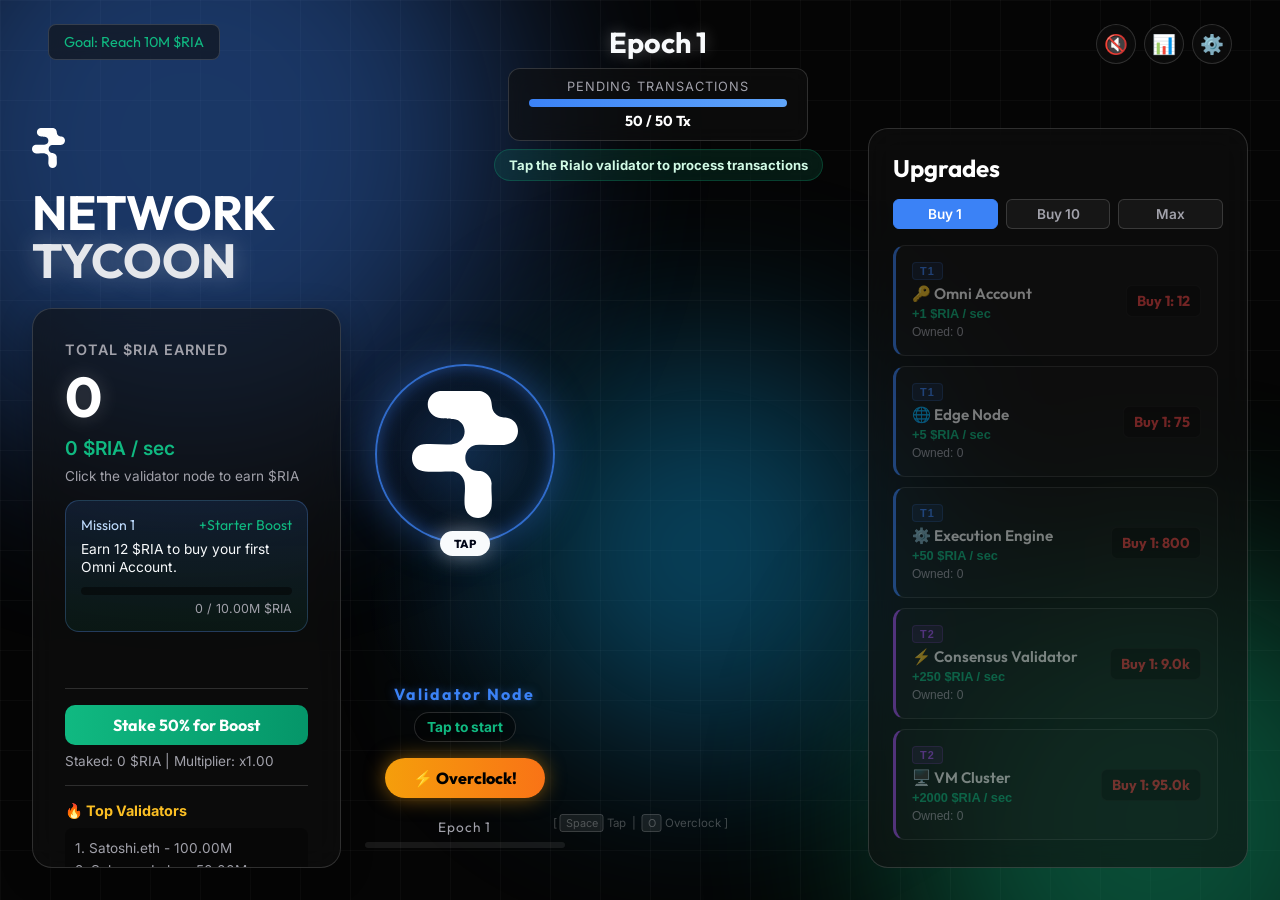
<file: index.html>
<!doctype html>
<html lang="en">
  <head>
    <meta charset="UTF-8" />
    <meta name="viewport" content="width=device-width, initial-scale=1.0" />
    <title>Rialo Network Tycoon</title>
    <link
      href="https://fonts.googleapis.com/css2?family=Inter:wght@400;600;800&family=Outfit:wght@700&display=swap"
      rel="stylesheet"
    />
    <link rel="stylesheet" href="style.css" />
  </head>

  <body>
    <!-- Top Bar -->
    <div class="top-bar">
      <div class="top-left">
        <div class="goal-text">Goal: Reach 10M $RIA</div>
      </div>
      <div class="top-center">
        <h2 id="stageName" class="event-title">
          💎 Validator Slashing Event 💎
        </h2>
        <div class="tx-progress-container">
          <div class="tx-label">Pending Transactions</div>
          <div class="tx-bar-bg">
            <div id="hpBar" class="tx-bar-fill"></div>
          </div>
          <div id="hpText" class="tx-text">10 / 10 Tx</div>
        </div>
        <div id="bossTimer" class="slash-timer">Next Slash: 30.0s</div>
        <div id="eventBanner" class="event-banner">
          Tap the validator to process transactions
        </div>
      </div>
      <div class="top-right">
        <button id="musicBtn" class="icon-btn" title="Toggle Music">🔇</button>
        <button id="statsBtn" class="icon-btn" title="Statistics">📊</button>
        <button id="settingsBtn" class="icon-btn" title="Settings">⚙️</button>
      </div>
    </div>

    <!-- Save Indicator -->
    <div id="saveIndicator" class="save-indicator">💾 Saved</div>

    <!-- Keyboard hint -->
    <div class="kbd-hint">
      [ <kbd>Space</kbd> Tap &nbsp;|&nbsp; <kbd>O</kbd> Overclock ]
    </div>

    <!-- Ambient Background Effects -->
    <div class="bg-orb orb-1"></div>
    <div class="bg-orb orb-2"></div>
    <div class="bg-orb orb-3"></div>

    <div class="game-container">
      <!-- Left Column: Earnings -->
      <div class="clicker-section">
        <div class="logo-container">
          <img
            src="assets/rialo-logo.svg"
            alt="Rialo Logo"
            class="brand-logo"
          />
        </div>
        <h1 class="game-title">
          NETWORK <span class="text-glow">TYCOON</span>
        </h1>

        <div class="score-board">
          <div class="score-label">TOTAL $RIA EARNED</div>
          <div class="score-value" id="scoreDisplay">0</div>
          <div class="tps-value" id="tpsDisplay">0 $RIA / sec</div>
          <div class="instruction-text">
            Click the validator node to earn $RIA
          </div>

          <div class="mission-panel">
            <div class="mission-topline">
              <span id="missionTitle">Mission 1</span>
              <span id="missionReward">+Starter Boost</span>
            </div>
            <div id="missionText" class="mission-text">
              Earn 12 $RIA to buy your first Omni Account.
            </div>
            <div class="goal-meter">
              <div id="goalFill" class="goal-fill"></div>
            </div>
            <div id="goalText" class="goal-text-small">0 / 10.00M $RIA</div>
          </div>

          <div class="combo-display" id="comboDisplay">Combo x1.0! 🔥</div>

          <!-- Achievement Banner -->
          <div
            id="achievementBanner"
            class="achievement-banner"
            style="display: none"
          ></div>

          <div class="staking-container">
            <button id="stakeBtn" class="stake-btn">Stake 50% for Boost</button>
            <div id="stakedAmount">Staked: 0 $RIA | Multiplier: x1.00</div>
          </div>

          <div class="leaderboard-container">
            <h3 class="leaderboard-title">🔥 Top Validators</h3>
            <div id="leaderboardList" class="leaderboard-list"></div>
          </div>

          <div
            class="prestige-container"
            id="prestigeContainer"
            style="display: none"
          >
            <h3 class="prestige-title">🔄 Network Hard Fork</h3>
            <div class="prestige-desc">Reset progress to earn Hashpower!</div>
            <button id="prestigeBtn" class="prestige-btn">
              Hard Fork (+0 Hashpower)
            </button>
            <div class="prestige-stats" id="prestigeStats">
              Hashpower: 0 (+0% Global Boost)
            </div>
          </div>

          <button id="copyScoreBtn" class="copy-score-btn">
            📋 Share to Discord
          </button>
        </div>
      </div>

      <!-- Center Column: Validator Node -->
      <div class="node-section">
        <div class="node-wrapper">
          <div class="node-aura" id="nodeAura"></div>
          <button class="ai-core" id="aiCore">
            <img
              src="assets/rialo-logo.svg"
              class="node-logo"
              alt="Rialo Validator Node"
            />
            <span class="tap-pulse">TAP</span>
          </button>
          <div class="node-label">Validator Node</div>
          <div id="nodeStatus" class="node-status">Ready</div>
          <button class="skill-btn" id="overclockBtn">⚡ Overclock!</button>
          <div class="epoch-progress-wrap">
            <div class="epoch-label" id="epochLabel">Epoch 1</div>
            <div class="epoch-bar-bg">
              <div class="epoch-bar-fill" id="epochFill"></div>
            </div>
          </div>
        </div>
      </div>

      <!-- Right Column: Upgrades -->
      <div class="upgrades-section">
        <h2 class="section-title">Upgrades</h2>
        <div class="buy-controls">
          <button class="buy-mode-btn active" data-amount="1">Buy 1</button>
          <button class="buy-mode-btn" data-amount="10">Buy 10</button>
          <button class="buy-mode-btn" data-amount="max">Max</button>
        </div>
        <div class="upgrades-list" id="upgradesList">
          <!-- JS injected -->
        </div>
      </div>
    </div>

    <!-- ===== MODALS ===== -->

    <!-- Settings Modal -->
    <div id="settingsModal" class="modal-overlay">
      <div class="modal-content">
        <h2>⚙️ Settings</h2>
        <div class="settings-grid">
          <button id="resetBtn" class="danger-btn">⚠️ Reset Progress</button>
        </div>
        <button
          id="closeSettingsBtn"
          class="normal-btn"
          style="margin-top: 10px"
        >
          Close
        </button>
      </div>
    </div>

    <!-- Stats Modal -->
    <div id="statsModal" class="modal-overlay">
      <div class="modal-content stats-content">
        <h2>📊 Statistics</h2>
        <div class="stats-grid" id="statsGrid"></div>
        <button
          id="closeStatsBtn"
          class="normal-btn"
          style="margin-top: 1.5rem"
        >
          Close
        </button>
      </div>
    </div>

    <!-- Hard Fork Confirm Modal -->
    <div id="forkModal" class="modal-overlay">
      <div class="modal-content fork-content">
        <div class="fork-icon">🔄</div>
        <h2>Network Hard Fork</h2>
        <p id="forkDesc">
          You will lose all progress but gain permanent Hashpower.
        </p>
        <div class="fork-gain" id="forkGain"></div>
        <div class="modal-btn-row">
          <button id="forkCancelBtn" class="normal-btn">Cancel</button>
          <button id="forkConfirmBtn" class="prestige-btn">Confirm Fork</button>
        </div>
      </div>
    </div>

    <!-- Reset Confirm Modal -->
    <div id="resetModal" class="modal-overlay">
      <div class="modal-content">
        <div class="fork-icon">⚠️</div>
        <h2>Reset Progress</h2>
        <p>
          This will permanently erase all $RIA, upgrades, and Hashpower. Are you
          sure?
        </p>
        <div class="modal-btn-row">
          <button id="resetCancelBtn" class="normal-btn">Cancel</button>
          <button id="resetConfirmBtn" class="danger-btn">Yes, Reset</button>
        </div>
      </div>
    </div>

    <!-- Offline Earnings Modal -->
    <div id="offlineModal" class="modal-overlay">
      <div class="modal-content offline-content">
        <div class="offline-icon">🌙</div>
        <h2>Welcome Back!</h2>
        <p id="offlineTimeText">Your validators worked while you were away.</p>
        <div class="offline-earned" id="offlineEarnedDisplay"></div>
        <button id="offlineClaimBtn" class="stake-btn" style="margin-top: 1rem">
          Collect Earnings
        </button>
      </div>
    </div>

    <!-- Win Modal -->
    <div id="winModal" class="modal-overlay">
      <div class="modal-content win-content">
        <img src="assets/rialo-logo.svg" alt="Rialo Logo" class="win-logo" />
        <h2>Mainnet Launch Ready</h2>
        <p>You reached 10M $RIA and completed the tycoon goal.</p>
        <button id="keepPlayingBtn" class="normal-btn">Keep Playing</button>
      </div>
    </div>

    <div id="toast" class="toast"></div>

    <script src="script.js"></script>
  </body>
</html>
</file>
<file: style.css>
:root {
  --bg-dark: #050505;
  --bg-light: #111111;
  --primary: #e5e7eb;
  --primary-glow: rgba(255, 255, 255, 0.3);
  --secondary: #3b82f6;
  --text-main: #ffffff;
  --text-muted: #a1a1aa;
  --glass-bg: rgba(15, 15, 15, 0.6);
  --glass-border: rgba(255, 255, 255, 0.15);
  --accent: #10b981;
}

* {
  box-sizing: border-box;
  margin: 0;
  padding: 0;
}

body {
  font-family: "Inter", sans-serif;
  background-color: var(--bg-dark);
  color: var(--text-main);
  min-height: 100vh;
  overflow: hidden;
  user-select: none;
}

/* --- Premium Background Effects --- */
body::before {
  content: "";
  position: fixed;
  top: 0;
  left: 0;
  width: 100%;
  height: 100%;
  background-image:
    linear-gradient(rgba(255, 255, 255, 0.03) 1px, transparent 1px),
    linear-gradient(90deg, rgba(255, 255, 255, 0.03) 1px, transparent 1px);
  background-size: 50px 50px;
  z-index: -3;
  animation: panGrid 20s linear infinite;
  pointer-events: none;
}
@keyframes panGrid {
  0% {
    background-position: 0px 0px;
  }
  100% {
    background-position: 50px 50px;
  }
}

.bg-orb {
  position: fixed;
  border-radius: 50%;
  filter: blur(100px);
  z-index: -2;
  opacity: 0.4;
  pointer-events: none;
}
.orb-1 {
  width: 50vw;
  height: 50vw;
  background: var(--secondary);
  top: -20%;
  left: -10%;
}
.orb-2 {
  width: 40vw;
  height: 40vw;
  background: var(--accent);
  bottom: -20%;
  right: -10%;
}
.orb-3 {
  width: 30vw;
  height: 30vw;
  background: #0ea5e9;
  top: 40%;
  left: 40%;
}

/* --- Top Bar --- */
.top-bar {
  display: flex;
  justify-content: space-between;
  align-items: flex-start;
  padding: 1.5rem 3rem;
  position: fixed;
  top: 0;
  left: 0;
  width: 100%;
  z-index: 1000;
  pointer-events: none;
}
.top-bar > * {
  pointer-events: auto;
}

.goal-text {
  background: var(--glass-bg);
  border: 1px solid var(--glass-border);
  padding: 8px 15px;
  border-radius: 8px;
  font-family: "Outfit";
  font-size: 0.9rem;
  color: var(--accent);
  backdrop-filter: blur(10px);
}

.top-center {
  text-align: center;
  display: flex;
  flex-direction: column;
  align-items: center;
}
.event-title {
  color: #f8fafc;
  font-family: "Outfit";
  font-size: 1.8rem;
  margin-bottom: 8px;
  text-shadow: 0 0 15px rgba(255, 255, 255, 0.3);
  font-weight: 700;
}

.tx-progress-container {
  background: var(--glass-bg);
  border: 1px solid var(--glass-border);
  border-radius: 12px;
  padding: 10px 20px;
  backdrop-filter: blur(10px);
  width: 300px;
  margin-bottom: 8px;
}
.tx-label {
  font-size: 0.8rem;
  color: var(--text-muted);
  text-transform: uppercase;
  letter-spacing: 1px;
  margin-bottom: 5px;
}
.tx-bar-bg {
  width: 100%;
  height: 8px;
  background: rgba(0, 0, 0, 0.5);
  border-radius: 4px;
  overflow: hidden;
  margin-bottom: 5px;
}
.tx-bar-fill {
  width: 100%;
  height: 100%;
  background: linear-gradient(90deg, #3b82f6, #60a5fa);
  transition: width 0.1s ease-out;
}
.tx-text {
  font-family: "Outfit";
  font-weight: 700;
  font-size: 0.9rem;
  color: #fff;
}

.slash-timer {
  color: #ef4444;
  font-family: "Outfit";
  font-size: 1.2rem;
  font-weight: 800;
  text-shadow: 0 0 10px rgba(239, 68, 68, 0.5);
  display: none;
}
.event-banner {
  min-height: 30px;
  padding: 7px 14px;
  border-radius: 999px;
  background: rgba(16, 185, 129, 0.12);
  border: 1px solid rgba(16, 185, 129, 0.25);
  color: #d1fae5;
  font-size: 0.82rem;
  font-weight: 700;
  backdrop-filter: blur(10px);
}

.icon-btn {
  background: var(--glass-bg);
  border: 1px solid var(--glass-border);
  color: #fff;
  width: 40px;
  height: 40px;
  border-radius: 50%;
  font-size: 1.2rem;
  cursor: pointer;
  display: flex;
  justify-content: center;
  align-items: center;
  backdrop-filter: blur(10px);
  transition:
    transform 0.2s,
    background 0.2s;
}
.icon-btn:hover {
  background: rgba(255, 255, 255, 0.1);
  transform: scale(1.1);
}

/* --- Layout --- */
.game-container {
  display: flex;
  width: 100%;
  max-width: 1400px;
  height: 100vh;
  padding: 8rem 2rem 2rem 2rem;
  gap: 2rem;
  justify-content: space-between;
  margin: 0 auto;
}

/* --- Left Column --- */
.clicker-section {
  flex: 1;
  display: flex;
  flex-direction: column;
  max-width: 400px;
  min-height: 0;
}
.brand-logo {
  height: 40px;
  filter: brightness(0) invert(1);
  margin-bottom: 1rem;
}
.game-title {
  font-family: "Outfit", sans-serif;
  font-size: 3rem;
  font-weight: 700;
  margin-bottom: 1.5rem;
  line-height: 1;
}
.text-glow {
  color: var(--primary);
  text-shadow: 0 0 25px var(--primary-glow);
}

.score-board {
  background: var(--glass-bg);
  border: 1px solid var(--glass-border);
  backdrop-filter: blur(16px);
  padding: 2rem;
  border-radius: 20px;
  box-shadow: 0 8px 32px rgba(0, 0, 0, 0.3);
  max-height: calc(100vh - 230px);
  overflow-y: auto;
}
.score-board::-webkit-scrollbar {
  width: 4px;
}
.score-board::-webkit-scrollbar-track {
  background: transparent;
}
.score-board::-webkit-scrollbar-thumb {
  background: var(--glass-border);
  border-radius: 4px;
}
.score-label {
  color: var(--text-muted);
  font-size: 0.9rem;
  font-weight: 600;
  letter-spacing: 1px;
  margin-bottom: 0.5rem;
}
.score-value {
  font-family: "Outfit", sans-serif;
  font-size: 3.5rem;
  font-weight: 700;
  color: #fff;
  line-height: 1.1;
  text-shadow: 0 0 20px rgba(255, 255, 255, 0.2);
}
.tps-value {
  color: var(--accent);
  font-size: 1.2rem;
  margin-top: 0.5rem;
  font-weight: 600;
  margin-bottom: 0.5rem;
}
.instruction-text {
  font-size: 0.85rem;
  color: var(--text-muted);
  margin-bottom: 1rem;
}

.combo-display {
  color: #f59e0b;
  font-family: "Outfit";
  font-size: 1.2rem;
  font-weight: 800;
  opacity: 0;
  transition: opacity 0.3s;
  margin-bottom: 1rem;
}

.mission-panel {
  margin: 1rem 0;
  padding: 0.95rem;
  border-radius: 14px;
  background: linear-gradient(
    180deg,
    rgba(59, 130, 246, 0.13),
    rgba(16, 185, 129, 0.08)
  );
  border: 1px solid rgba(96, 165, 250, 0.25);
}
.mission-topline {
  display: flex;
  justify-content: space-between;
  gap: 12px;
  font-family: "Outfit";
  font-size: 0.88rem;
  color: #bfdbfe;
}
#missionReward {
  color: var(--accent);
  white-space: nowrap;
}
.mission-text {
  margin-top: 6px;
  font-size: 0.86rem;
  line-height: 1.35;
  color: #f8fafc;
}
.goal-meter {
  margin-top: 10px;
  height: 8px;
  border-radius: 999px;
  background: rgba(0, 0, 0, 0.45);
  overflow: hidden;
}
.goal-fill {
  width: 0%;
  height: 100%;
  border-radius: inherit;
  background: linear-gradient(90deg, #10b981, #60a5fa, #fbbf24);
  transition: width 0.25s ease;
}
.goal-text-small {
  margin-top: 6px;
  font-size: 0.78rem;
  color: var(--text-muted);
  text-align: right;
}

.staking-container {
  margin-top: 1rem;
  padding-top: 1rem;
  border-top: 1px solid var(--glass-border);
}
.stake-btn {
  background: linear-gradient(90deg, #10b981, #059669);
  border: none;
  padding: 10px;
  color: white;
  font-family: "Outfit";
  font-weight: bold;
  border-radius: 10px;
  cursor: pointer;
  transition: transform 0.2s;
  width: 100%;
  font-size: 1rem;
  margin-bottom: 8px;
}
.stake-btn:hover {
  transform: scale(1.02);
}
#stakedAmount {
  font-size: 0.85rem;
  color: var(--text-muted);
}

.leaderboard-container {
  margin-top: 1rem;
  padding-top: 1rem;
  border-top: 1px solid var(--glass-border);
}
.leaderboard-title {
  font-size: 0.9rem;
  color: #fbbf24;
  margin-bottom: 8px;
}
.leaderboard-list {
  font-size: 0.85rem;
  color: var(--text-muted);
  line-height: 1.6;
  background: rgba(0, 0, 0, 0.3);
  padding: 10px;
  border-radius: 8px;
}

.copy-score-btn {
  margin-top: 1rem;
  width: 100%;
  padding: 10px;
  background: rgba(59, 130, 246, 0.2);
  border: 1px solid var(--secondary);
  border-radius: 10px;
  color: #fff;
  font-family: "Outfit";
  font-weight: 600;
  cursor: pointer;
  transition: background 0.2s;
}
.copy-score-btn:hover {
  background: var(--secondary);
}

.prestige-container {
  margin-top: 1rem;
  padding-top: 1rem;
  border-top: 1px solid var(--glass-border);
  text-align: center;
}
.prestige-title {
  font-size: 0.95rem;
  color: #a855f7;
  margin-bottom: 5px;
  text-shadow: 0 0 10px rgba(168, 85, 247, 0.5);
  font-family: "Outfit";
  font-weight: 700;
}
.prestige-desc {
  font-size: 0.8rem;
  color: var(--text-muted);
  margin-bottom: 8px;
}
.prestige-btn {
  background: linear-gradient(90deg, #9333ea, #7e22ce);
  border: none;
  padding: 8px;
  color: white;
  font-family: "Outfit";
  font-weight: bold;
  border-radius: 8px;
  cursor: pointer;
  transition: transform 0.2s;
  width: 100%;
  box-shadow: 0 0 15px rgba(147, 51, 234, 0.4);
  margin-bottom: 5px;
  font-size: 0.9rem;
}
.prestige-btn:hover:not(:disabled) {
  transform: scale(1.02);
}
.prestige-btn:disabled {
  filter: grayscale(1);
  opacity: 0.5;
  cursor: not-allowed;
}
.prestige-stats {
  font-size: 0.85rem;
  color: #d8b4fe;
  font-weight: 600;
}

/* --- Center Column (Node) --- */
.node-section {
  flex: 1.5;
  display: flex;
  justify-content: center;
  align-items: center;
  position: relative;
}
.node-wrapper {
  position: fixed;
  z-index: 50;
  display: flex;
  flex-direction: column;
  align-items: center;
  transition:
    top 0.7s cubic-bezier(0.25, 0.46, 0.45, 0.94),
    left 0.7s cubic-bezier(0.25, 0.46, 0.45, 0.94);
  pointer-events: auto;
}

.ai-core {
  width: 180px;
  height: 180px;
  border-radius: 50%;
  background: radial-gradient(
    circle,
    rgba(59, 130, 246, 0.2) 0%,
    rgba(0, 0, 0, 0.8) 100%
  );
  border: 2px solid rgba(59, 130, 246, 0.8);
  cursor: pointer;
  box-shadow:
    0 0 40px rgba(59, 130, 246, 0.4),
    inset 0 0 20px rgba(59, 130, 246, 0.5);
  display: flex;
  justify-content: center;
  align-items: center;
  transition:
    transform 0.1s cubic-bezier(0.4, 0, 0.2, 1),
    box-shadow 0.15s;
  z-index: 10;
  position: relative;
  outline: none;
}
.ai-core:hover {
  transform: scale(1.05);
  box-shadow: 0 0 60px rgba(59, 130, 246, 0.6);
}
.ai-core:active,
.ai-core.tapped {
  transform: scale(0.92);
  box-shadow: 0 0 80px rgba(59, 130, 246, 0.9);
}
.ai-core.overclock-on {
  border-color: #f59e0b;
  box-shadow:
    0 0 60px rgba(245, 158, 11, 0.8),
    0 0 120px rgba(245, 158, 11, 0.4),
    inset 0 0 30px rgba(245, 158, 11, 0.4);
  animation: overclockPulse 0.4s ease-in-out infinite alternate;
}
@keyframes overclockPulse {
  from {
    box-shadow:
      0 0 60px rgba(245, 158, 11, 0.7),
      inset 0 0 30px rgba(245, 158, 11, 0.3);
  }
  to {
    box-shadow:
      0 0 110px rgba(245, 158, 11, 1),
      inset 0 0 50px rgba(245, 158, 11, 0.6);
  }
}
.node-logo {
  width: 60%;
  filter: brightness(0) invert(1);
  pointer-events: none;
}
.tap-pulse {
  position: absolute;
  bottom: -14px;
  padding: 5px 14px;
  border-radius: 999px;
  background: #f8fafc;
  color: #020617;
  font-family: "Outfit";
  font-size: 0.72rem;
  font-weight: 800;
  box-shadow: 0 0 22px rgba(255, 255, 255, 0.4);
  animation: tapPulse 1.2s ease-in-out infinite;
}
@keyframes tapPulse {
  0%,
  100% {
    transform: translateY(0) scale(1);
  }
  50% {
    transform: translateY(-3px) scale(1.05);
  }
}
.node-label {
  margin-top: 140px;
  font-family: "Outfit";
  color: var(--secondary);
  font-weight: 700;
  letter-spacing: 2px;
  text-shadow: 0 0 10px rgba(59, 130, 246, 0.5);
}
.node-status {
  margin-top: 8px;
  color: var(--accent);
  font-size: 0.86rem;
  font-weight: 700;
  background: rgba(0, 0, 0, 0.35);
  border: 1px solid var(--glass-border);
  border-radius: 999px;
  padding: 6px 12px;
}

/* Overclock skill button */
.skill-btn {
  margin-top: 16px;
  padding: 10px 28px;
  border-radius: 999px;
  background: linear-gradient(90deg, #f59e0b, #f97316);
  border: none;
  color: #000;
  font-family: "Outfit";
  font-weight: 800;
  font-size: 1rem;
  cursor: pointer;
  box-shadow: 0 0 20px rgba(245, 158, 11, 0.5);
  transition:
    transform 0.15s,
    box-shadow 0.15s;
}
.skill-btn:hover:not(:disabled) {
  transform: scale(1.06);
  box-shadow: 0 0 35px rgba(245, 158, 11, 0.8);
}
.skill-btn.active {
  background: linear-gradient(90deg, #ef4444, #f97316);
  color: #fff;
  animation: skillPulse 0.5s infinite alternate;
}
@keyframes skillPulse {
  from {
    box-shadow: 0 0 20px rgba(239, 68, 68, 0.6);
  }
  to {
    box-shadow: 0 0 50px rgba(239, 68, 68, 1);
  }
}
.skill-btn.cooldown {
  background: rgba(255, 255, 255, 0.07);
  color: var(--text-muted);
  border: 1px solid var(--glass-border);
  box-shadow: none;
  cursor: not-allowed;
}

/* Epoch progress */
.epoch-progress-wrap {
  margin-top: 20px;
  width: 200px;
  text-align: center;
}
.epoch-label {
  font-family: "Outfit";
  font-size: 0.85rem;
  color: var(--text-muted);
  margin-bottom: 6px;
  letter-spacing: 1px;
}
.epoch-bar-bg {
  height: 6px;
  background: rgba(255, 255, 255, 0.08);
  border-radius: 999px;
  overflow: hidden;
}
.epoch-bar-fill {
  height: 100%;
  width: 0%;
  border-radius: inherit;
  background: linear-gradient(90deg, #3b82f6, #a855f7);
  transition: width 0.2s ease;
}

/* Node aura ring (TPS-driven) */
.node-aura {
  position: absolute;
  top: 50%;
  left: 50%;
  transform: translate(-50%, -50%);
  width: 220px;
  height: 220px;
  border-radius: 50%;
  pointer-events: none;
  background: radial-gradient(
    circle,
    rgba(59, 130, 246, 0.15) 0%,
    transparent 70%
  );
  animation: auraBreath 2s ease-in-out infinite;
}
@keyframes auraBreath {
  0%,
  100% {
    transform: translate(-50%, -50%) scale(1);
    opacity: 0.5;
  }
  50% {
    transform: translate(-50%, -50%) scale(1.15);
    opacity: 1;
  }
}

/* Crit flash */
.crit-flash {
  position: fixed;
  top: 0;
  left: 0;
  width: 100vw;
  height: 100vh;
  background: rgba(251, 191, 36, 0.12);
  pointer-events: none;
  z-index: 50;
  animation: critFadeOut 0.3s ease-out forwards;
}
@keyframes critFadeOut {
  from {
    opacity: 1;
  }
  to {
    opacity: 0;
  }
}

/* --- Right Column (Upgrades) --- */
.upgrades-section {
  width: 380px;
  background: var(--glass-bg);
  border: 1px solid var(--glass-border);
  border-radius: 20px;
  padding: 1.5rem;
  backdrop-filter: blur(16px);
  display: flex;
  flex-direction: column;
  max-height: calc(100vh - 100px);
}
.section-title {
  font-family: "Outfit";
  font-size: 1.5rem;
  font-weight: 700;
  margin-bottom: 1rem;
  color: #fff;
}

.buy-controls {
  display: flex;
  gap: 8px;
  margin-bottom: 1rem;
}
.buy-mode-btn {
  flex: 1;
  background: rgba(255, 255, 255, 0.05);
  border: 1px solid var(--glass-border);
  color: var(--text-muted);
  padding: 6px;
  border-radius: 6px;
  cursor: pointer;
  font-family: "Inter";
  font-weight: 600;
  font-size: 0.85rem;
  transition: all 0.2s;
}
.buy-mode-btn.active {
  background: var(--secondary);
  color: #fff;
  border-color: var(--secondary);
}

.upgrades-list {
  flex: 1;
  overflow-y: auto;
  display: flex;
  flex-direction: column;
  gap: 10px;
  padding-right: 5px;
}
.upgrades-list::-webkit-scrollbar {
  width: 4px;
}
.upgrades-list::-webkit-scrollbar-track {
  background: transparent;
}
.upgrades-list::-webkit-scrollbar-thumb {
  background: var(--glass-border);
  border-radius: 4px;
}

.upgrade-wrapper {
  position: relative;
}
.upgrade-btn {
  width: 100%;
  display: flex;
  justify-content: space-between;
  align-items: center;
  background: rgba(255, 255, 255, 0.03);
  border: 1px solid var(--glass-border);
  border-left: 3px solid #3b82f6;
  padding: 1rem;
  border-radius: 12px;
  cursor: pointer;
  transition: all 0.2s;
  color: var(--text-main);
  text-align: left;
}
.upgrade-btn:hover:not(:disabled) {
  background: rgba(255, 255, 255, 0.08);
  transform: translateX(2px);
}
.upgrade-btn:disabled {
  opacity: 0.45;
  cursor: not-allowed;
}
.upgrade-info {
  flex: 1;
}
.tier-badge {
  display: inline-block;
  font-size: 0.68rem;
  font-weight: 800;
  padding: 2px 7px;
  border-radius: 4px;
  border: 1px solid;
  margin-bottom: 4px;
  letter-spacing: 1px;
}
.upgrade-info h3 {
  font-size: 0.95rem;
  margin-bottom: 3px;
  font-weight: 600;
  font-family: "Outfit";
}
.upgrade-info p {
  font-size: 0.8rem;
  color: var(--accent);
  margin-bottom: 4px;
  font-weight: 600;
}
.upgrade-info .owned {
  font-size: 0.75rem;
  color: var(--text-muted);
}
.upgrade-price {
  font-family: "Outfit";
  font-weight: 700;
  font-size: 0.9rem;
  background: rgba(0, 0, 0, 0.4);
  padding: 6px 10px;
  border-radius: 6px;
  border: 1px solid rgba(255, 255, 255, 0.05);
  white-space: nowrap;
}
.cost-red {
  color: #ef4444;
}
.cost-green {
  color: var(--accent);
}

/* --- Floating Effects & Modals --- */
.floating-number {
  position: absolute;
  color: #fff;
  font-family: "Outfit";
  font-size: 1.5rem;
  font-weight: 700;
  pointer-events: none;
  animation: floatUp 1s forwards;
  text-shadow: 0 0 10px rgba(255, 255, 255, 0.5);
  z-index: 100;
}
@keyframes floatUp {
  0% {
    transform: translateY(0);
    opacity: 1;
  }
  100% {
    transform: translateY(-50px);
    opacity: 0;
  }
}

.modal-overlay {
  position: fixed;
  top: 0;
  left: 0;
  width: 100%;
  height: 100%;
  background: rgba(0, 0, 0, 0.8);
  backdrop-filter: blur(5px);
  display: none;
  justify-content: center;
  align-items: center;
  z-index: 2000;
}
.modal-overlay.active {
  display: flex;
  animation: fadeIn 0.2s;
}
.modal-content {
  background: var(--bg-light);
  border: 1px solid var(--glass-border);
  padding: 2rem;
  border-radius: 16px;
  text-align: center;
  min-width: 300px;
  box-shadow: 0 10px 30px rgba(0, 0, 0, 0.5);
}
.modal-content h2 {
  font-family: "Outfit";
  margin-bottom: 1.5rem;
}
.modal-content p {
  color: var(--text-muted);
  line-height: 1.45;
  margin: -0.5rem 0 1.25rem;
}
.win-content {
  border-color: rgba(16, 185, 129, 0.45);
  box-shadow: 0 0 45px rgba(16, 185, 129, 0.18);
}
.win-logo {
  width: 86px;
  filter: brightness(0) invert(1);
  margin-bottom: 1rem;
}
.danger-btn {
  background: rgba(239, 68, 68, 0.1);
  border: 1px solid #ef4444;
  color: #ef4444;
  padding: 10px 20px;
  border-radius: 8px;
  font-family: "Outfit";
  cursor: pointer;
  width: 100%;
  margin-bottom: 10px;
  transition: 0.2s;
}
.danger-btn:hover {
  background: #ef4444;
  color: #fff;
}
.normal-btn {
  background: transparent;
  border: 1px solid var(--glass-border);
  color: #fff;
  padding: 10px 20px;
  border-radius: 8px;
  font-family: "Outfit";
  cursor: pointer;
  width: 100%;
  transition: 0.2s;
}
.normal-btn:hover {
  background: rgba(255, 255, 255, 0.1);
}

.toast {
  position: fixed;
  left: 50%;
  bottom: 24px;
  transform: translate(-50%, 24px);
  min-width: min(420px, calc(100vw - 32px));
  padding: 12px 16px;
  border-radius: 12px;
  background: rgba(8, 13, 22, 0.92);
  border: 1px solid rgba(96, 165, 250, 0.35);
  color: #f8fafc;
  font-weight: 800;
  text-align: center;
  opacity: 0;
  pointer-events: none;
  box-shadow: 0 18px 55px rgba(0, 0, 0, 0.45);
  z-index: 3000;
  transition:
    opacity 0.2s,
    transform 0.2s;
}
.toast.active {
  opacity: 1;
  transform: translate(-50%, 0);
}

/* --- Responsive --- */
@media (max-width: 1024px) {
  .game-container {
    flex-direction: column;
    height: auto;
    align-items: center;
    padding-top: 10rem;
    overflow-y: auto;
    overflow-x: hidden;
    pointer-events: auto;
  }
  body {
    overflow-y: auto;
  }
  .clicker-section,
  .upgrades-section {
    width: 100%;
    max-width: 500px;
  }
  .upgrades-section {
    max-height: none;
    margin-bottom: 2rem;
  }
  .node-section {
    margin: 3rem 0;
  }
  .top-bar {
    flex-direction: column;
    align-items: center;
    gap: 10px;
    padding: 1rem;
  }
  .top-left,
  .top-right {
    position: absolute;
    top: 1rem;
  }
  .top-left {
    left: 1rem;
  }
  .top-right {
    right: 1rem;
  }
}

@media (max-width: 640px) {
  .top-bar {
    position: sticky;
    align-items: center;
    gap: 8px;
  }
  .top-left {
    position: static;
    align-self: flex-start;
  }
  .top-right {
    top: 12px;
    right: 12px;
  }
  .top-center {
    width: 100%;
  }
  .event-title {
    font-size: 1.2rem;
    max-width: calc(100% - 56px);
    margin: 0 auto 8px;
  }
  .tx-progress-container {
    width: min(100%, 320px);
    padding: 9px 14px;
  }
  .event-banner {
    width: min(100%, 320px);
    align-self: center;
    text-align: center;
  }
  .game-container {
    padding: 1rem;
    gap: 1rem;
  }
  .game-title {
    font-size: 2.3rem;
  }
  .score-board,
  .upgrades-section {
    padding: 1.1rem;
    border-radius: 14px;
    max-height: none;
  }
  .score-value {
    font-size: 2.6rem;
  }
  .node-section {
    order: -1;
    margin: 2rem 0 1rem;
  }
  .ai-core {
    width: 150px;
    height: 150px;
  }
  .node-ring {
    width: 215px;
    height: 215px;
  }
  .node-label {
    margin-top: 110px;
  }
}

.particle {
  position: absolute;
  width: 6px;
  height: 6px;
  background: #3b82f6;
  border-radius: 50%;
  pointer-events: none;
  z-index: 15;
  box-shadow: 0 0 10px #3b82f6;
  animation: particleFade 0.6s ease-out forwards;
}
@keyframes particleFade {
  0% {
    transform: translate(0, 0) scale(1);
    opacity: 1;
  }
  100% {
    transform: translate(var(--tx), var(--ty)) scale(0);
    opacity: 0;
  }
}

.ddos-alert {
  position: fixed;
  top: 0;
  left: 0;
  width: 100vw;
  height: 100vh;
  background: rgba(239, 68, 68, 0.1);
  pointer-events: none;
  z-index: 100;
  box-shadow: inset 0 0 150px rgba(239, 68, 68, 0.9);
  animation: pulseRed 0.5s infinite alternate;
}
@keyframes pulseRed {
  0% {
    opacity: 0.5;
  }
  100% {
    opacity: 1;
  }
}
.ddos-bug {
  position: fixed;
  width: 60px;
  height: 60px;
  font-size: 3.5rem;
  cursor: crosshair;
  z-index: 101;
  filter: drop-shadow(0 0 20px red);
  user-select: none;
  display: flex;
  justify-content: center;
  align-items: center;
  transition:
    left 0.1s,
    top 0.1s;
}
.ddos-counter {
  position: fixed;
  top: 86px;
  left: 50%;
  transform: translateX(-50%);
  z-index: 102;
  padding: 10px 16px;
  border-radius: 999px;
  background: rgba(127, 29, 29, 0.85);
  border: 1px solid rgba(248, 113, 113, 0.6);
  color: #fff;
  font-family: "Outfit";
  font-weight: 800;
}

/* --- Top Right Buttons Row --- */
.top-right {
  display: flex;
  gap: 8px;
}

/* --- Save Indicator --- */
.save-indicator {
  position: fixed;
  top: 12px;
  right: 12px;
  z-index: 999;
  padding: 5px 12px;
  border-radius: 999px;
  font-size: 0.75rem;
  font-weight: 700;
  background: rgba(16, 185, 129, 0.15);
  border: 1px solid rgba(16, 185, 129, 0.3);
  color: #6ee7b7;
  opacity: 0;
  transition: opacity 0.3s;
  pointer-events: none;
}
.save-indicator.show {
  opacity: 1;
}

/* --- Keyboard Hint --- */
.kbd-hint {
  position: fixed;
  bottom: 70px;
  left: 50%;
  transform: translateX(-50%);
  font-size: 0.72rem;
  color: rgba(255, 255, 255, 0.25);
  font-family: "Inter";
  z-index: 10;
  pointer-events: none;
}
.kbd-hint kbd {
  background: rgba(255, 255, 255, 0.08);
  border: 1px solid rgba(255, 255, 255, 0.15);
  border-radius: 3px;
  padding: 1px 5px;
  font-family: "Inter";
  font-size: 0.68rem;
}

/* --- Achievement Banner --- */
.achievement-banner {
  margin: 0.8rem 0;
  padding: 12px 16px;
  border-radius: 12px;
  background: linear-gradient(
    135deg,
    rgba(251, 191, 36, 0.15),
    rgba(245, 158, 11, 0.08)
  );
  border: 1px solid rgba(251, 191, 36, 0.35);
  color: #fde68a;
  font-family: "Outfit";
  font-weight: 700;
  font-size: 0.88rem;
  animation: achievePop 0.4s cubic-bezier(0.34, 1.56, 0.64, 1);
  text-align: center;
}
@keyframes achievePop {
  0% {
    transform: scale(0.8);
    opacity: 0;
  }
  100% {
    transform: scale(1);
    opacity: 1;
  }
}

/* --- Stats Modal --- */
.stats-content {
  min-width: 340px;
}
.stats-grid {
  display: grid;
  grid-template-columns: 1fr 1fr;
  gap: 10px;
  text-align: left;
  margin-top: 1rem;
}
.stat-item {
  background: rgba(255, 255, 255, 0.04);
  border: 1px solid var(--glass-border);
  border-radius: 10px;
  padding: 10px 14px;
}
.stat-label {
  font-size: 0.72rem;
  color: var(--text-muted);
  text-transform: uppercase;
  letter-spacing: 0.5px;
  margin-bottom: 4px;
}
.stat-value {
  font-family: "Outfit";
  font-size: 1.1rem;
  font-weight: 700;
  color: #fff;
}

/* --- Fork Confirm Modal --- */
.fork-content {
  border-color: rgba(147, 51, 234, 0.4);
  box-shadow: 0 0 40px rgba(147, 51, 234, 0.15);
}
.fork-icon {
  font-size: 3rem;
  margin-bottom: 0.5rem;
}
.fork-gain {
  margin: 1rem 0;
  padding: 12px;
  border-radius: 10px;
  background: linear-gradient(
    135deg,
    rgba(147, 51, 234, 0.15),
    rgba(168, 85, 247, 0.08)
  );
  border: 1px solid rgba(168, 85, 247, 0.3);
  color: #d8b4fe;
  font-family: "Outfit";
  font-weight: 700;
  font-size: 1.1rem;
}
.modal-btn-row {
  display: flex;
  gap: 10px;
  margin-top: 1rem;
}
.modal-btn-row > * {
  flex: 1;
}

/* --- Offline Earnings Modal --- */
.offline-content {
  border-color: rgba(96, 165, 250, 0.3);
  box-shadow: 0 0 40px rgba(59, 130, 246, 0.15);
}
.offline-icon {
  font-size: 3.5rem;
  margin-bottom: 0.5rem;
}
.offline-earned {
  margin: 0.8rem 0;
  padding: 16px;
  border-radius: 12px;
  background: linear-gradient(
    135deg,
    rgba(16, 185, 129, 0.12),
    rgba(59, 130, 246, 0.08)
  );
  border: 1px solid rgba(16, 185, 129, 0.3);
  font-family: "Outfit";
  font-weight: 800;
  font-size: 1.8rem;
  color: #6ee7b7;
}

/* --- Boss Screen Shake --- */
@keyframes screenShake {
  0%,
  100% {
    transform: translate(0, 0);
  }
  10% {
    transform: translate(-4px, 2px);
  }
  30% {
    transform: translate(4px, -2px);
  }
  50% {
    transform: translate(-2px, 4px);
  }
  70% {
    transform: translate(2px, -4px);
  }
  90% {
    transform: translate(-3px, 1px);
  }
}
body.screen-shake {
  animation: screenShake 0.3s ease-out;
}

/* --- Boss Red Glow on node --- */
.ai-core.boss-mode {
  border-color: #ef4444 !important;
  box-shadow:
    0 0 50px rgba(239, 68, 68, 0.6),
    0 0 120px rgba(239, 68, 68, 0.3),
    inset 0 0 25px rgba(239, 68, 68, 0.3) !important;
}

/* --- Floating number improvements --- */
.floating-number.overclock {
  color: #f97316 !important;
  text-shadow: 0 0 12px rgba(249, 115, 22, 0.8);
  font-size: 1.8rem;
}
.floating-number.crit {
  color: #fbbf24 !important;
  text-shadow: 0 0 15px rgba(251, 191, 36, 0.9);
  font-size: 2rem;
}
.floating-number.normal {
  color: #fff;
}

/* --- Fever Mode --- */
body.fever-active {
  border: 3px solid #ef4444;
  box-shadow: inset 0 0 80px rgba(239, 68, 68, 0.2);
}
body.fever-active::after {
  content: "";
  position: fixed;
  top: 0;
  left: 0;
  width: 100%;
  height: 100%;
  background: repeating-linear-gradient(
    0deg,
    transparent,
    transparent 4px,
    rgba(239, 68, 68, 0.03) 4px,
    rgba(239, 68, 68, 0.03) 8px
  );
  pointer-events: none;
  z-index: 0;
  animation: feverScan 0.5s linear infinite;
}
@keyframes feverScan {
  0% {
    background-position: 0 0;
  }
  100% {
    background-position: 0 8px;
  }
}

/* --- Lucky Box --- */
.lucky-box {
  position: fixed;
  z-index: 200;
  font-size: 3.5rem;
  cursor: pointer;
  filter: drop-shadow(0 0 20px rgba(251, 191, 36, 0.8));
  animation: boxBounce 0.6s ease-in-out infinite alternate;
  transition:
    left 0.8s ease,
    top 0.8s ease;
  user-select: none;
}
.lucky-box:hover {
  transform: scale(1.3);
  filter: drop-shadow(0 0 35px rgba(251, 191, 36, 1));
}
@keyframes boxBounce {
  0% {
    transform: translateY(0) rotate(-5deg);
  }
  100% {
    transform: translateY(-12px) rotate(5deg);
  }
}

/* --- Coin Rain --- */
.rain-coin {
  position: fixed;
  z-index: 200;
  font-size: 2.2rem;
  cursor: pointer;
  animation: coinFall 4s linear forwards;
  user-select: none;
  transition:
    transform 0.2s,
    opacity 0.2s;
  filter: drop-shadow(0 0 8px rgba(251, 191, 36, 0.6));
}
.rain-coin:hover {
  transform: scale(1.4);
}
@keyframes coinFall {
  0% {
    top: -50px;
    opacity: 1;
  }
  85% {
    opacity: 1;
  }
  100% {
    top: calc(100vh + 50px);
    opacity: 0;
  }
}
</file>
